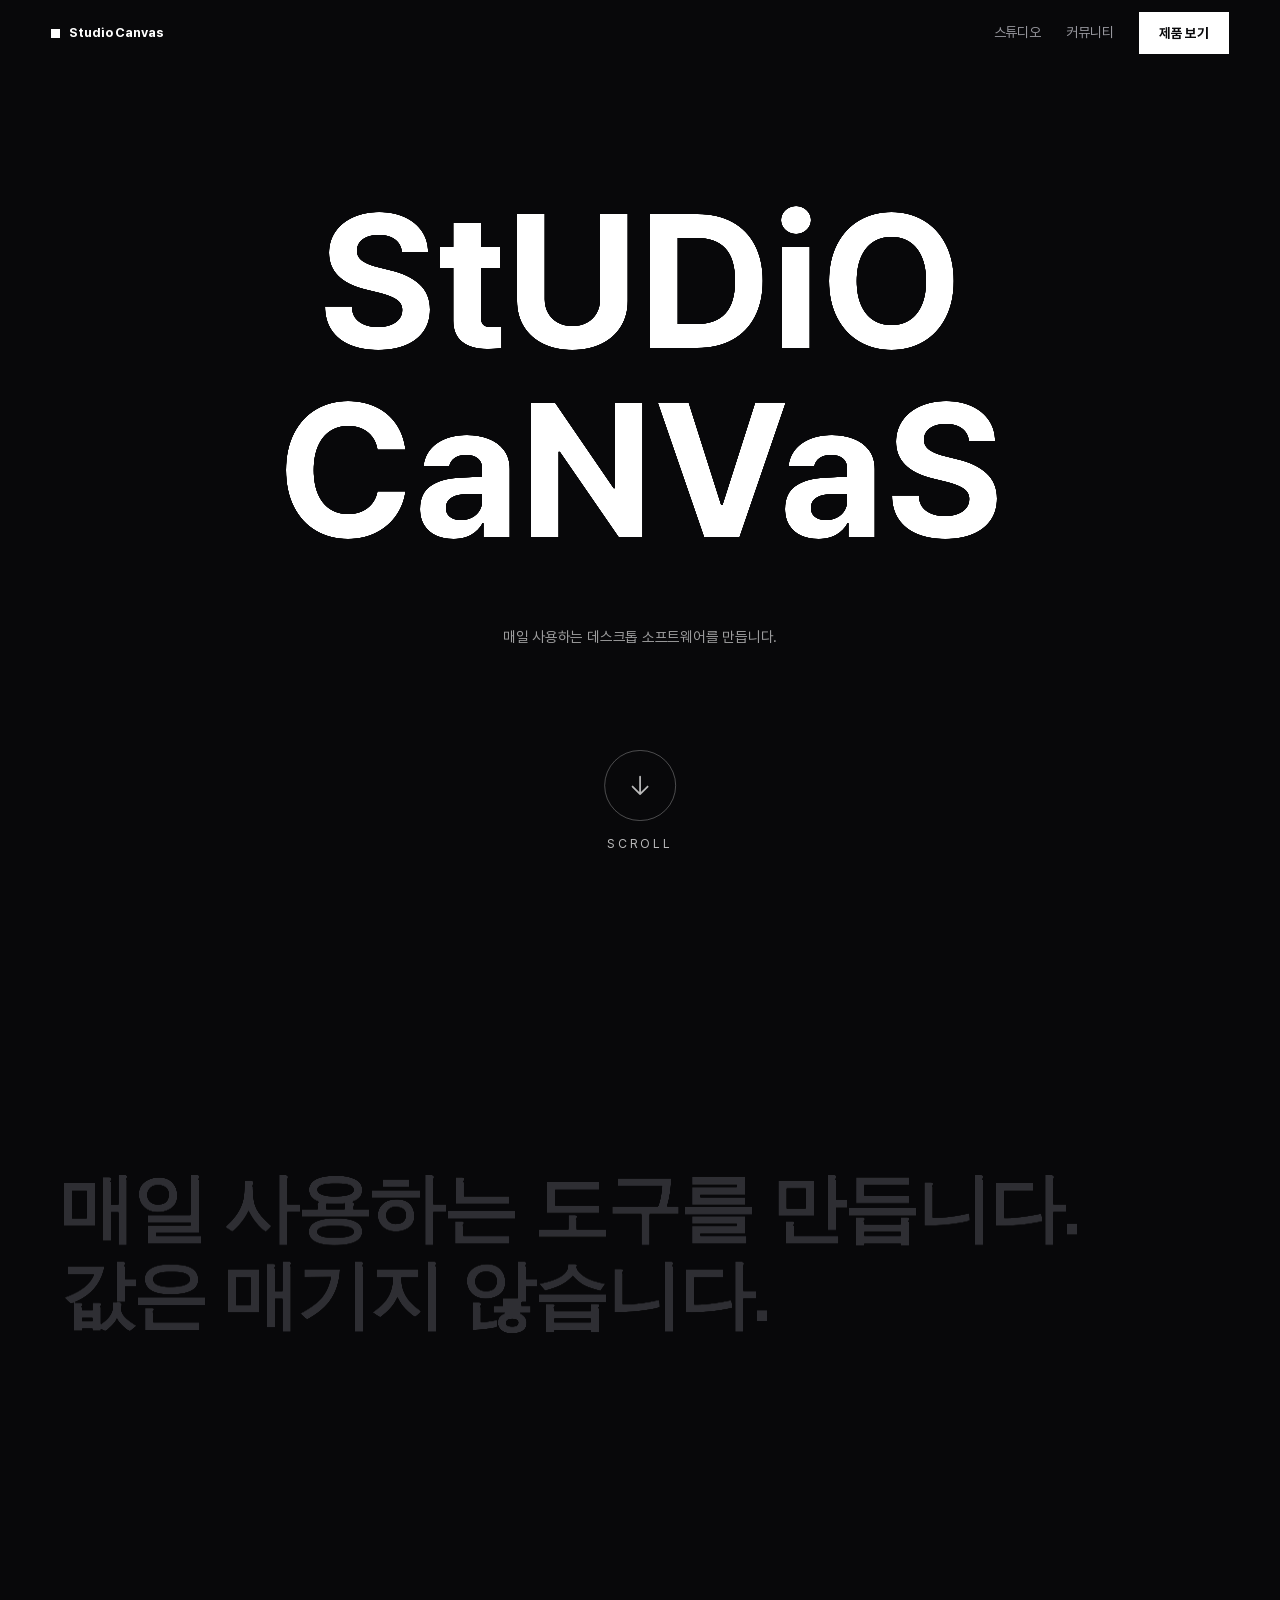
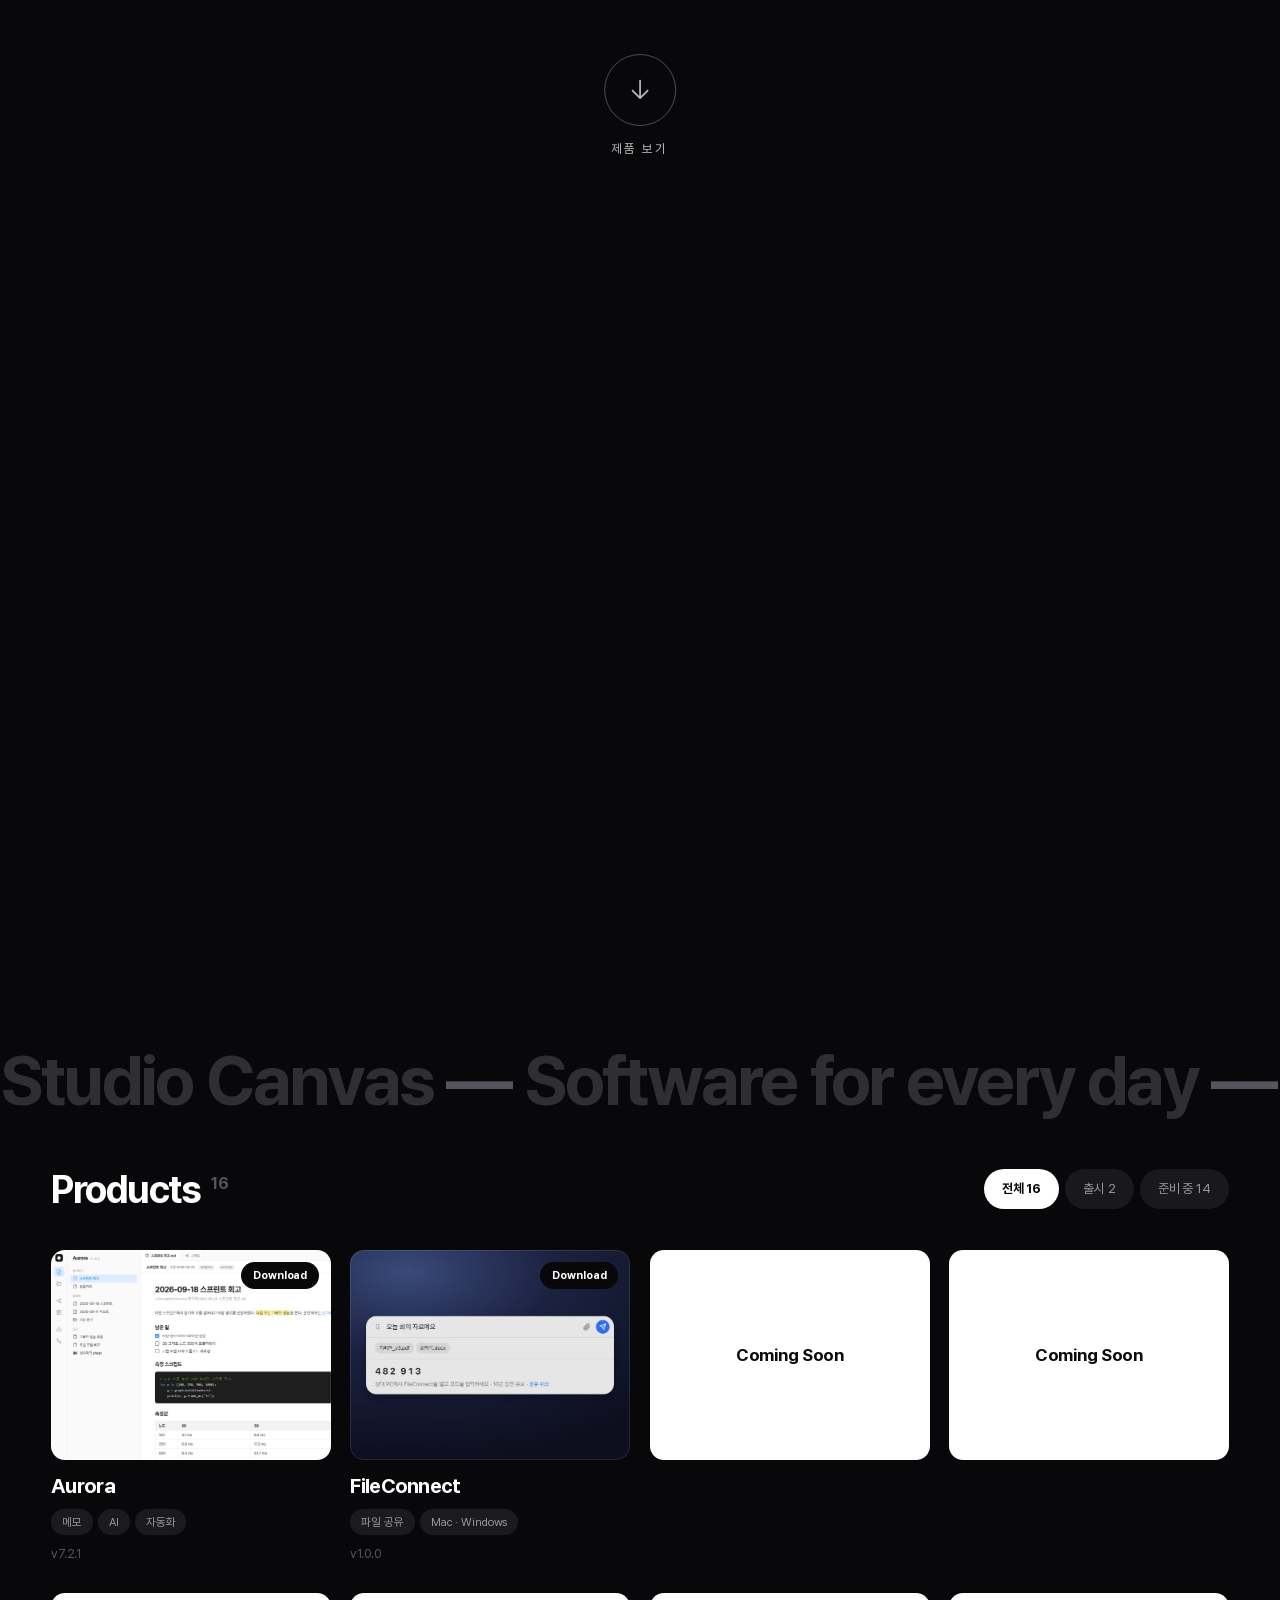
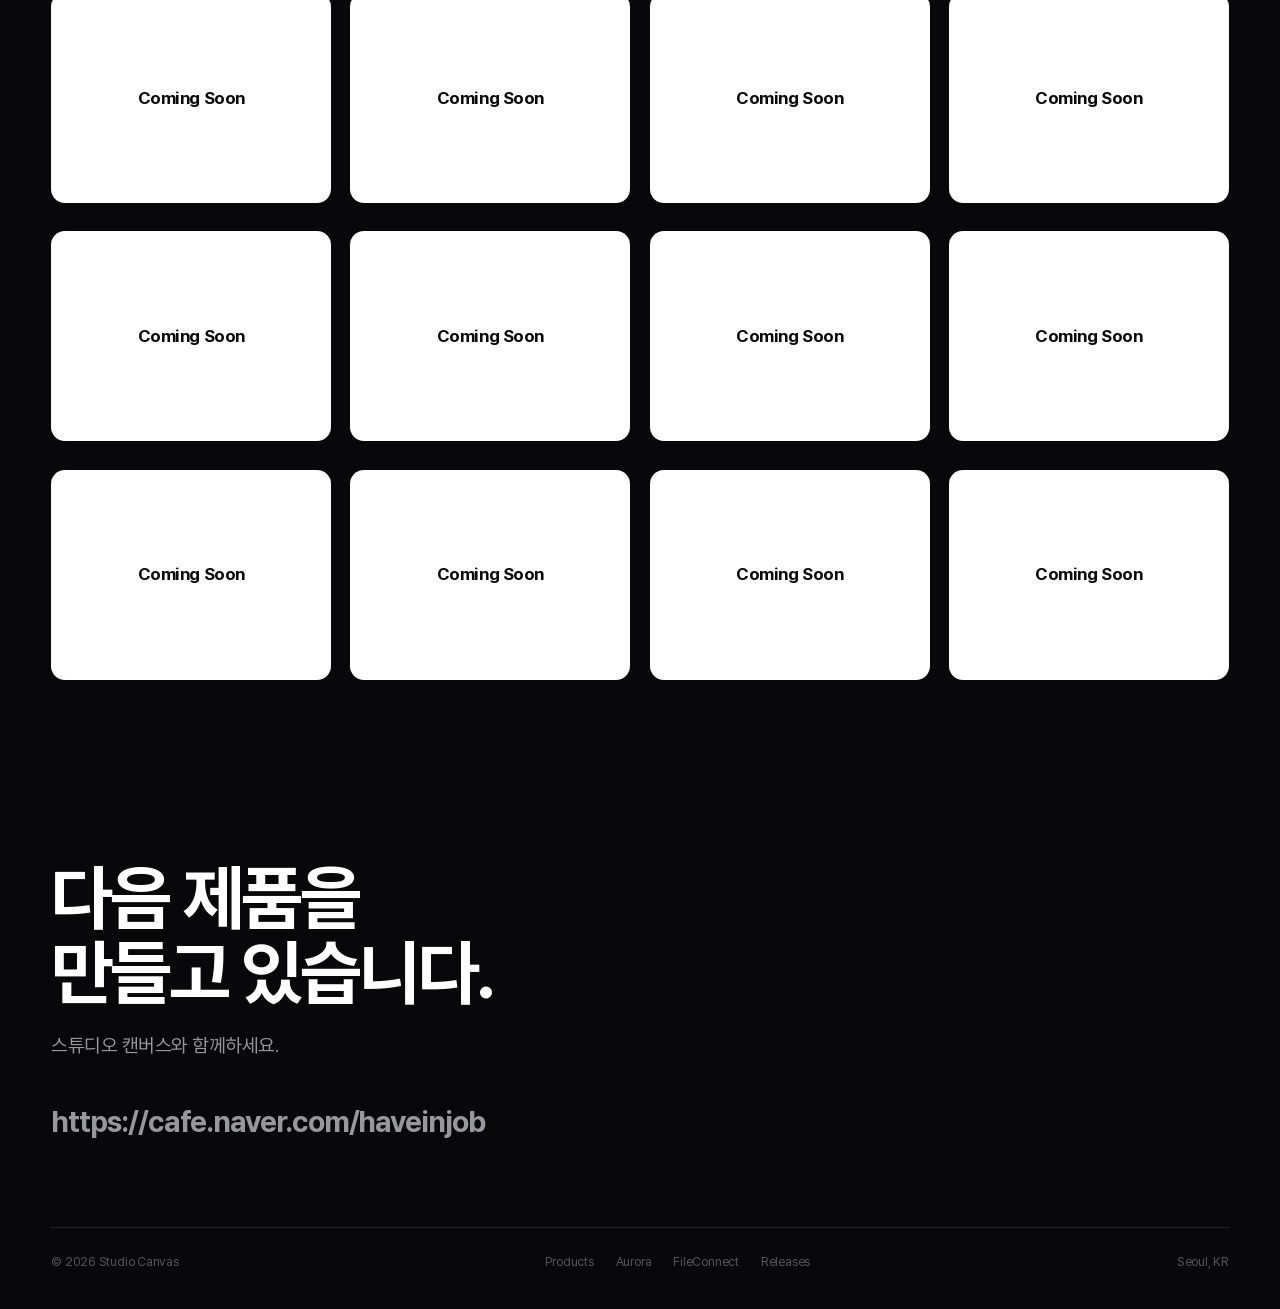
<file: index.html>
<!doctype html>
<!--
  Studio Canvas — 브랜드 사이트 (입구)

  첫 화면 : 글자 모양으로 잘라낸 유체 시뮬레이션. 커서를 올리면 글자 안에서
            물감이 번진다. (fluid-text.js — Originkit FluidText 를 바닐라로 옮김)
  두 번째 : 스크롤에 맞춰 스튜디오의 슬로건이 한 단어씩 켜진다.
  세 번째 : 제품 16칸. 나온 것은 목업이 들어가고, 나머지는 Coming Soon.

  제품 설명은 여기서 하지 않는다. Aurora 의 소개·기능·설치·FAQ 는
  전부 aurora.html 안에 있다. 이 페이지는 그 앞에 서는 간판이다.

  제품 이미지는 tools/ 의 스크립트가 만든다.
    python tools/make-mockups.py
-->
<html lang="ko">
<head>
<meta charset="utf-8">
<meta name="viewport" content="width=device-width, initial-scale=1, viewport-fit=cover">
<title>Studio Canvas</title>
<meta name="description" content="Studio Canvas는 매일 쓰는 데스크톱 소프트웨어를 만드는 스튜디오입니다. 만든 것은 전부 무료로 공개하고, 데이터는 사용자의 컴퓨터 안에 둡니다.">
<meta property="og:title" content="Studio Canvas">
<meta property="og:description" content="매일 쓰는 데스크톱 소프트웨어. 전부 무료, 전부 로컬.">
<meta property="og:type" content="website">
<meta property="og:image" content="assets/og.png">
<meta name="twitter:card" content="summary_large_image">
<meta name="theme-color" content="#08080a">
<link rel="icon" href="assets/favicon-32.png" sizes="32x32">

<!-- Google AdSense -->
<script async src="https://pagead2.googlesyndication.com/pagead/js/adsbygoogle.js?client=ca-pub-9340425102772278"
     crossorigin="anonymous"></script>

<link rel="stylesheet" href="studio.css">
</head>
<body>

<a class="skip-link" href="#work">제품 목록으로 건너뛰기</a>

<div class="prog" id="prog"></div>

<header class="head" id="head">
  <div class="wrap head-in">
    <a class="head-mark" href="#top"><i aria-hidden="true"></i>Studio&nbsp;Canvas</a>
    <nav class="nav" aria-label="주요 메뉴">
      <a href="#about" class="opt">스튜디오</a>
      <a href="https://cafe.naver.com/haveinjob" class="opt" target="_blank" rel="noopener">커뮤니티</a>
      <a href="#work" class="nav-cta">제품 보기</a>
    </nav>
  </div>
</header>

<main id="top">

  <!-- ═══ 1. 첫 화면 ═══════════════════════════════════════════ -->
  <section class="hero" id="hero">
    <h1 class="sr-only">Studio Canvas</h1>

    <canvas class="fluid" id="fluid" aria-hidden="true"></canvas>

    <!-- WebGL 을 쓸 수 없을 때 대신 서는 글자 -->
    <p class="fluid-fallback" id="fluidFallback" hidden>Studio<br>Canvas</p>

    <p class="hero-tag">매일 사용하는 데스크톱 소프트웨어를 만듭니다.</p>

    <a class="cue hero-cue" href="#work">
      <span class="cue-ring">
        <svg viewBox="0 0 24 24" aria-hidden="true"><path d="M12 4v15M5.5 12.5 12 19l6.5-6.5"/></svg>
      </span>
      <span class="cue-label">Scroll</span>
    </a>
  </section>

  <!-- ═══ 2. 스튜디오 ══════════════════════════════════════════ -->
  <section class="say" id="about" data-say>
    <div class="say-sticky">
      <div class="say-in">
        <!-- 유체가 되는 문장. WebGL 이 없으면 아래 h2 가 그대로 보이고,
             있으면 캔버스가 대신 서고 h2 는 읽어 주는 용도로만 남는다. -->
        <canvas class="say-fluid" id="sayFluid" aria-hidden="true"></canvas>

        <h2 class="say-text">
          <span class="line" data-split>매일 사용하는 도구를 만듭니다.</span>
          <span class="line" data-split>값은 매기지 않습니다.</span>
        </h2>

        <p class="say-note">
          가장 좋은 프로그램은 가장 자주 사용하게 되는 프로그램이라고 생각합니다.
          스튜디오 캔버스는 무료 프로그램도 가장 좋은 프로그램을 목표로 만듭니다.
        </p>

        <div class="vals">
          <div style="--d:0ms"><b>Free</b><span>Price</span></div>
          <div style="--d:110ms"><b>사용자 PC</b><span>Data</span></div>
          <div style="--d:220ms"><b>Windows · macOS</b><span>Platform</span></div>
        </div>
      </div>

      <a class="cue say-cue" href="#work">
        <span class="cue-ring">
          <svg viewBox="0 0 24 24" aria-hidden="true"><path d="M12 4v15M5.5 12.5 12 19l6.5-6.5"/></svg>
        </span>
        <span class="cue-label">제품 보기</span>
      </a>
    </div>
  </section>

  <!-- ═══ 3. 흐르는 띠 ═════════════════════════════════════════ -->
  <div class="ticker" aria-hidden="true">
    <div class="ticker-in">
      <span>Studio&nbsp;Canvas <em>—</em> Software for every day <em>—</em>&nbsp;</span>
      <span>Studio&nbsp;Canvas <em>—</em> Software for every day <em>—</em>&nbsp;</span>
    </div>
  </div>

  <!-- ═══ 4. 제품 ══════════════════════════════════════════════ -->
  <section class="wrap work" id="work">
    <div class="work-bar">
      <h2 class="work-title">Products<em>16</em></h2>
      <div class="filters" id="filters" role="group" aria-label="제품 거르기">
        <button type="button" data-filter="all" aria-pressed="true">전체 16</button>
        <button type="button" data-filter="live" aria-pressed="false">출시 2</button>
        <button type="button" data-filter="soon" aria-pressed="false">준비 중 14</button>
      </div>
    </div>

    <div class="grid" id="grid">

      <a class="card" href="aurora.html" data-state="live">
        <div class="card-vis">
          <span class="card-badge">Download</span>
          <img src="assets/products/aurora-card.jpg" alt="Aurora 앱 화면 — 마크다운 메모와 로컬 AI 채팅"
               width="1400" height="1050">
        </div>
        <div class="card-foot">
          <h3 class="card-name">Aurora</h3>
          <div class="card-tags"><span>메모</span><span>AI</span><span>자동화</span></div>
          <span class="card-meta" data-release="SehunPyo/Aurora_web_download">v7.2.1</span>
        </div>
      </a>

      <a class="card" href="fileconnect.html" data-state="live">
        <div class="card-vis">
          <span class="card-badge">Download</span>
          <img src="assets/products/fileconnect-card.jpg" alt="FileConnect 앱 화면 — 파일을 올리자 여섯 자리 코드가 나온 창"
               width="1400" height="1050">
        </div>
        <div class="card-foot">
          <h3 class="card-name">FileConnect</h3>
          <div class="card-tags"><span>파일 공유</span><span>Mac · Windows</span></div>
          <span class="card-meta" data-release="SehunPyo/FileConnect_Web_Download">v1.0.0</span>
        </div>
      </a>
      <div class="card soon" data-state="soon"><div class="card-vis coming"><span>Coming Soon</span></div></div>
      <div class="card soon" data-state="soon"><div class="card-vis coming"><span>Coming Soon</span></div></div>
      <div class="card soon" data-state="soon"><div class="card-vis coming"><span>Coming Soon</span></div></div>
      <div class="card soon" data-state="soon"><div class="card-vis coming"><span>Coming Soon</span></div></div>
      <div class="card soon" data-state="soon"><div class="card-vis coming"><span>Coming Soon</span></div></div>
      <div class="card soon" data-state="soon"><div class="card-vis coming"><span>Coming Soon</span></div></div>
      <div class="card soon" data-state="soon"><div class="card-vis coming"><span>Coming Soon</span></div></div>
      <div class="card soon" data-state="soon"><div class="card-vis coming"><span>Coming Soon</span></div></div>
      <div class="card soon" data-state="soon"><div class="card-vis coming"><span>Coming Soon</span></div></div>
      <div class="card soon" data-state="soon"><div class="card-vis coming"><span>Coming Soon</span></div></div>
      <div class="card soon" data-state="soon"><div class="card-vis coming"><span>Coming Soon</span></div></div>
      <div class="card soon" data-state="soon"><div class="card-vis coming"><span>Coming Soon</span></div></div>
      <div class="card soon" data-state="soon"><div class="card-vis coming"><span>Coming Soon</span></div></div>
      <div class="card soon" data-state="soon"><div class="card-vis coming"><span>Coming Soon</span></div></div>

    </div>
  </section>

</main>

<!-- ═══ 5. 닫는 말 ═══════════════════════════════════════════ -->
<footer class="end" id="contact">
  <div class="wrap">
    <h2>다음 제품을<br>만들고 있습니다.</h2>
    <p class="end-sub">스튜디오 캔버스와 함께하세요.</p>
    <a class="end-link" href="https://cafe.naver.com/haveinjob" target="_blank" rel="noopener">https://cafe.naver.com/haveinjob</a>

    <div class="foot">
      <span>© <span id="year">2026</span> Studio Canvas</span>
      <span class="foot-links">
        <a href="#work">Products</a>
        <a href="aurora.html">Aurora</a>
        <a href="fileconnect.html">FileConnect</a>
        <a href="https://github.com/SehunPyo/Aurora_web_download/releases">Releases</a>
      </span>
      <span>Seoul, KR</span>
    </div>
  </div>
</footer>

<script src="fluid-text.js"></script>
<script src="studio.js"></script>
</body>
</html>
</file>
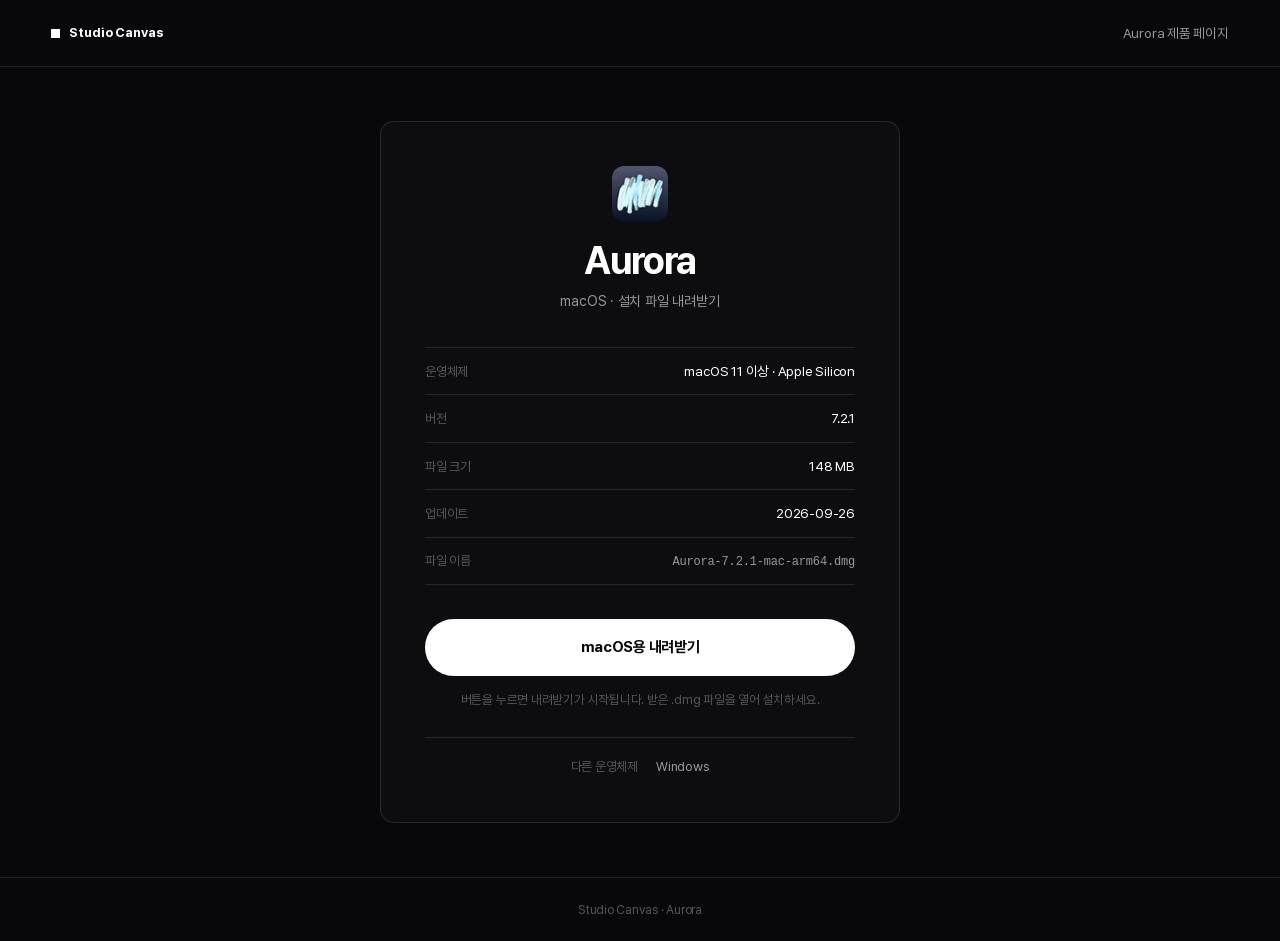
<file: download/aurora/macos/index.html>
<!doctype html>
<!--
  이 파일은 손으로 고치지 않는다.
  products.json 을 고친 뒤 'python tools/build-downloads.py' 를 다시 돌린다.
-->
<html lang="ko">
<head>
<meta charset="utf-8">
<meta name="viewport" content="width=device-width, initial-scale=1, viewport-fit=cover">
<title>Aurora macOS 다운로드 — Studio Canvas</title>
<meta name="description" content="Aurora macOS용 설치 파일을 내려받습니다. 버전 7.2.1 · 148 MB">
<meta property="og:title" content="Aurora macOS 다운로드 — Studio Canvas">
<meta property="og:description" content="Aurora macOS용 설치 파일을 내려받습니다. 버전 7.2.1 · 148 MB">
<meta property="og:type" content="website">
<meta property="og:image" content="/assets/og.png">
<meta name="twitter:card" content="summary_large_image">
<meta name="theme-color" content="#08080a">
<link rel="icon" href="/assets/favicon-32.png" sizes="32x32">
<link rel="canonical" href="/download/aurora/macos">

<!-- Google AdSense -->
<script async src="https://pagead2.googlesyndication.com/pagead/js/adsbygoogle.js?client=ca-pub-9340425102772278"
     crossorigin="anonymous"></script>

<link rel="stylesheet" href="/studio.css">
<link rel="stylesheet" href="/download.css">
</head>
<body class="dl-page">

<header class="dl-top">
  <div class="dl-top-in">
    <a class="dl-mark" href="/"><i aria-hidden="true"></i>Studio&nbsp;Canvas</a>
    <a class="dl-back-top" href="/aurora.html">Aurora 제품 페이지</a>
  </div>
</header>

<main class="dl-main">
  <div class="dl-card">
    <img class="dl-icon" src="/assets/icon-64.png" alt="" width="56" height="56">

    <h1 class="dl-name">Aurora</h1>
    <p class="dl-sub">macOS · 설치 파일 내려받기</p>

    <dl class="dl-spec">
          <div><dt>운영체제</dt><dd>macOS 11 이상 · Apple Silicon</dd></div>
          <div><dt>버전</dt><dd data-rel="version">7.2.1</dd></div>
          <div><dt>파일 크기</dt><dd data-rel="size">148 MB</dd></div>
          <div><dt>업데이트</dt><dd data-rel="date">2026-09-26</dd></div>
          <div><dt>파일 이름</dt><dd class="mono" data-rel="name">Aurora-7.2.1-mac-arm64.dmg</dd></div>
    </dl>

    <a class="dl-go" id="dlGo" href="https://github.com/SehunPyo/Aurora_web_download/releases/download/v7.2.1/Aurora-7.2.1-mac-arm64.dmg" rel="noopener">macOS용 내려받기</a>
    <p class="dl-hint">버튼을 누르면 내려받기가 시작됩니다. 받은 .dmg 파일을 열어 설치하세요.</p>
      <p class="dl-other"><span>다른 운영체제</span><a href="/download/aurora/windows">Windows</a></p>
  </div>
</main>

<footer class="dl-foot">
  <a href="/">Studio Canvas</a> · <a href="/aurora.html">Aurora</a>
</footer>

<script>
fetch("https://api.github.com/repos/SehunPyo/Aurora_web_download/releases/latest")
  .then((r) => (r.ok ? r.json() : Promise.reject(r.status)))
  .then((rel) => {
    const a = rel.assets.find((x) => x.name.endsWith(".dmg"));
    if (!a) return;
    const set = (k, v) => document.querySelectorAll('[data-rel="' + k + '"]').forEach((el) => { el.textContent = v; });
    set('version', rel.tag_name.replace(/^v/, ''));
    set('size', Math.round(a.size / 1048576) + ' MB');
    set('date', (rel.published_at || '').slice(0, 10));
    set('name', a.name);
    document.getElementById('dlGo').href = a.browser_download_url;
  })
  .catch(() => {});
</script>

</body>
</html>
</file>
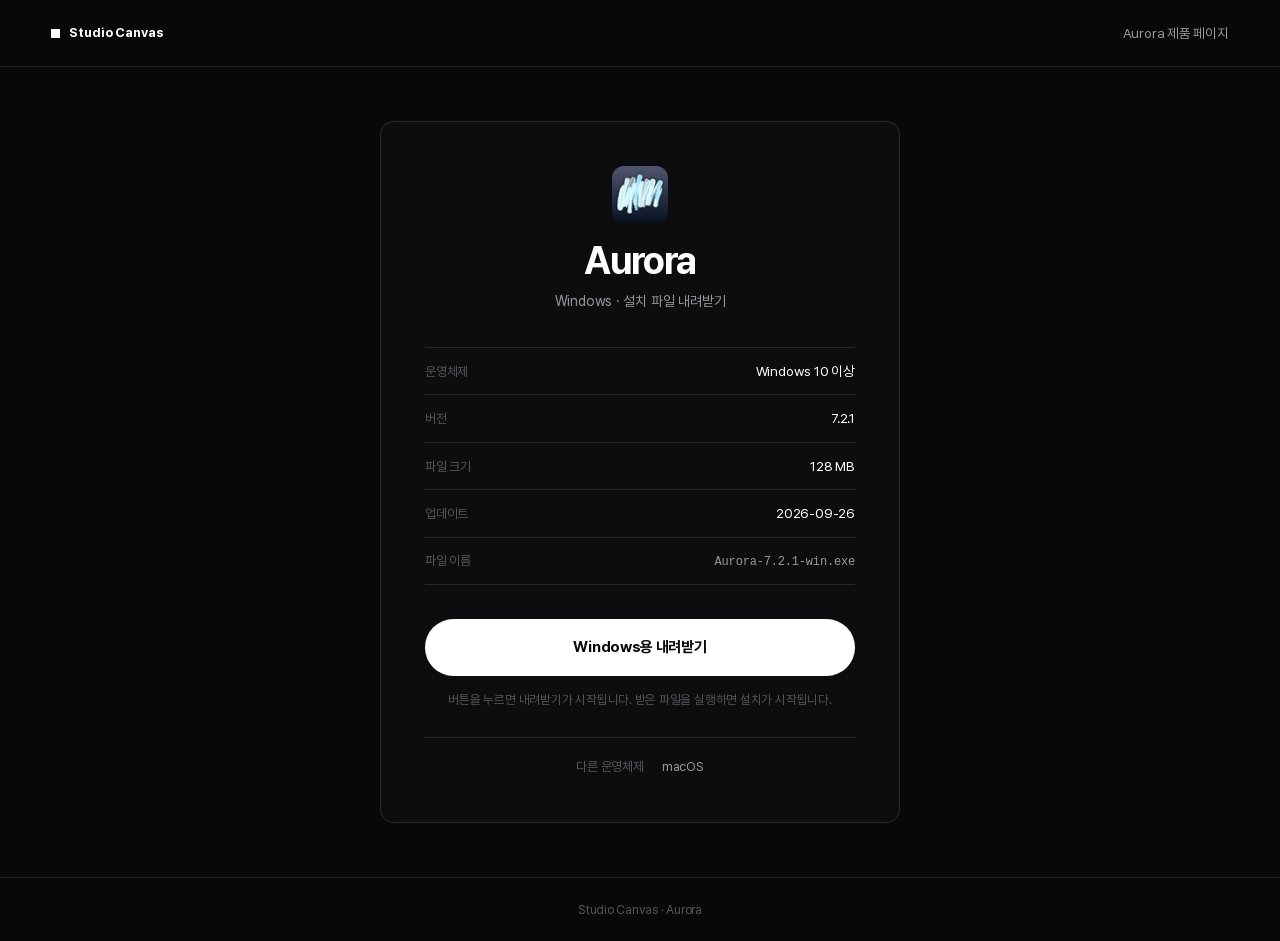
<file: download/aurora/windows/index.html>
<!doctype html>
<!--
  이 파일은 손으로 고치지 않는다.
  products.json 을 고친 뒤 'python tools/build-downloads.py' 를 다시 돌린다.
-->
<html lang="ko">
<head>
<meta charset="utf-8">
<meta name="viewport" content="width=device-width, initial-scale=1, viewport-fit=cover">
<title>Aurora Windows 다운로드 — Studio Canvas</title>
<meta name="description" content="Aurora Windows용 설치 파일을 내려받습니다. 버전 7.2.1 · 128 MB">
<meta property="og:title" content="Aurora Windows 다운로드 — Studio Canvas">
<meta property="og:description" content="Aurora Windows용 설치 파일을 내려받습니다. 버전 7.2.1 · 128 MB">
<meta property="og:type" content="website">
<meta property="og:image" content="/assets/og.png">
<meta name="twitter:card" content="summary_large_image">
<meta name="theme-color" content="#08080a">
<link rel="icon" href="/assets/favicon-32.png" sizes="32x32">
<link rel="canonical" href="/download/aurora/windows">

<!-- Google AdSense -->
<script async src="https://pagead2.googlesyndication.com/pagead/js/adsbygoogle.js?client=ca-pub-9340425102772278"
     crossorigin="anonymous"></script>

<link rel="stylesheet" href="/studio.css">
<link rel="stylesheet" href="/download.css">
</head>
<body class="dl-page">

<header class="dl-top">
  <div class="dl-top-in">
    <a class="dl-mark" href="/"><i aria-hidden="true"></i>Studio&nbsp;Canvas</a>
    <a class="dl-back-top" href="/aurora.html">Aurora 제품 페이지</a>
  </div>
</header>

<main class="dl-main">
  <div class="dl-card">
    <img class="dl-icon" src="/assets/icon-64.png" alt="" width="56" height="56">

    <h1 class="dl-name">Aurora</h1>
    <p class="dl-sub">Windows · 설치 파일 내려받기</p>

    <dl class="dl-spec">
          <div><dt>운영체제</dt><dd>Windows 10 이상</dd></div>
          <div><dt>버전</dt><dd data-rel="version">7.2.1</dd></div>
          <div><dt>파일 크기</dt><dd data-rel="size">128 MB</dd></div>
          <div><dt>업데이트</dt><dd data-rel="date">2026-09-26</dd></div>
          <div><dt>파일 이름</dt><dd class="mono" data-rel="name">Aurora-7.2.1-win.exe</dd></div>
    </dl>

    <a class="dl-go" id="dlGo" href="https://github.com/SehunPyo/Aurora_web_download/releases/download/v7.2.1/Aurora-7.2.1-win.exe" rel="noopener">Windows용 내려받기</a>
    <p class="dl-hint">버튼을 누르면 내려받기가 시작됩니다. 받은 파일을 실행하면 설치가 시작됩니다.</p>
      <p class="dl-other"><span>다른 운영체제</span><a href="/download/aurora/macos">macOS</a></p>
  </div>
</main>

<footer class="dl-foot">
  <a href="/">Studio Canvas</a> · <a href="/aurora.html">Aurora</a>
</footer>

<script>
fetch("https://api.github.com/repos/SehunPyo/Aurora_web_download/releases/latest")
  .then((r) => (r.ok ? r.json() : Promise.reject(r.status)))
  .then((rel) => {
    const a = rel.assets.find((x) => x.name.endsWith(".exe"));
    if (!a) return;
    const set = (k, v) => document.querySelectorAll('[data-rel="' + k + '"]').forEach((el) => { el.textContent = v; });
    set('version', rel.tag_name.replace(/^v/, ''));
    set('size', Math.round(a.size / 1048576) + ' MB');
    set('date', (rel.published_at || '').slice(0, 10));
    set('name', a.name);
    document.getElementById('dlGo').href = a.browser_download_url;
  })
  .catch(() => {});
</script>

</body>
</html>
</file>
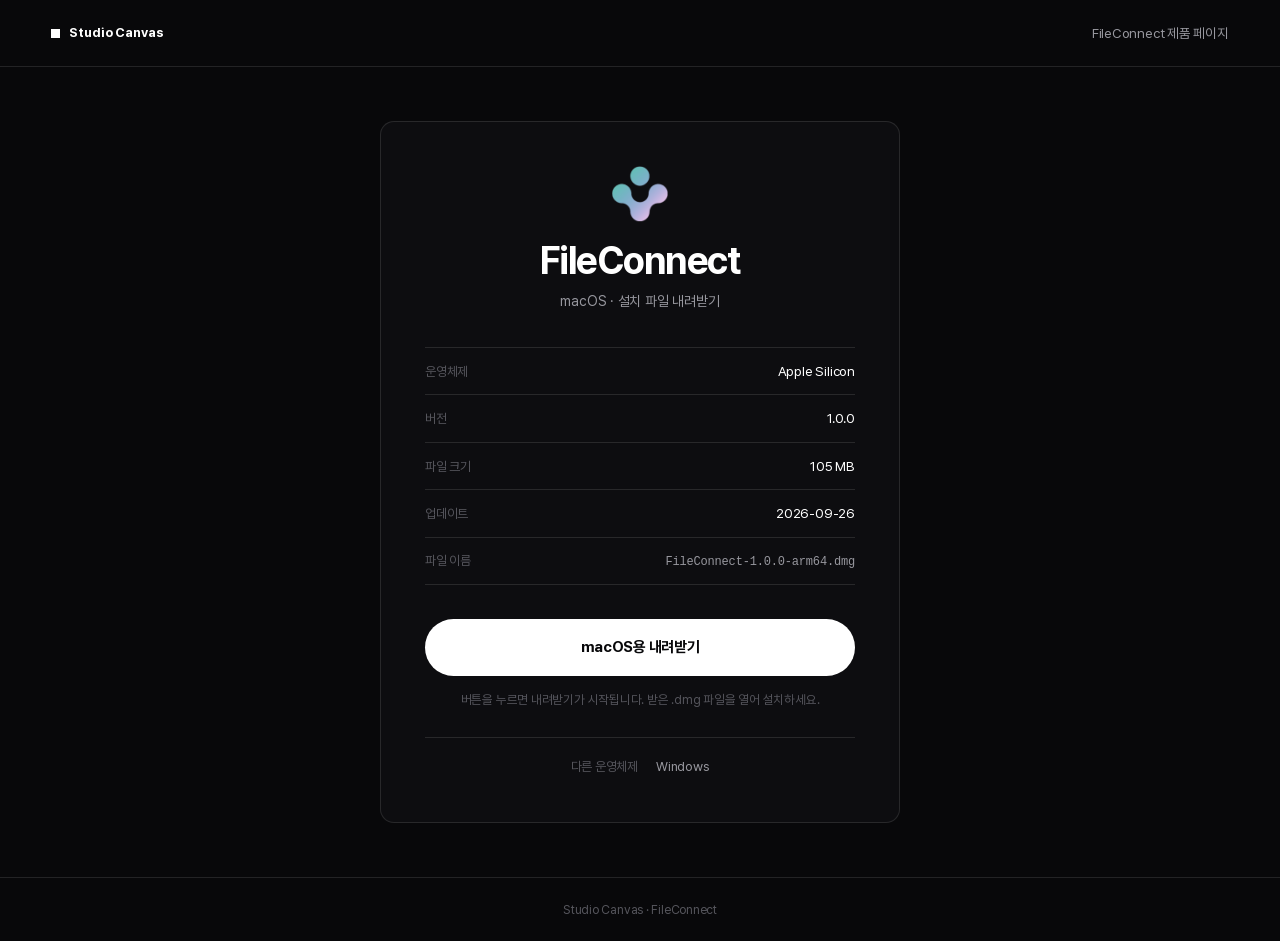
<file: download/fileconnect/macos/index.html>
<!doctype html>
<!--
  이 파일은 손으로 고치지 않는다.
  products.json 을 고친 뒤 'python tools/build-downloads.py' 를 다시 돌린다.
-->
<html lang="ko">
<head>
<meta charset="utf-8">
<meta name="viewport" content="width=device-width, initial-scale=1, viewport-fit=cover">
<title>FileConnect macOS 다운로드 — Studio Canvas</title>
<meta name="description" content="FileConnect macOS용 설치 파일을 내려받습니다. 버전 1.0.0 · 105 MB">
<meta property="og:title" content="FileConnect macOS 다운로드 — Studio Canvas">
<meta property="og:description" content="FileConnect macOS용 설치 파일을 내려받습니다. 버전 1.0.0 · 105 MB">
<meta property="og:type" content="website">
<meta property="og:image" content="/assets/og.png">
<meta name="twitter:card" content="summary_large_image">
<meta name="theme-color" content="#08080a">
<link rel="icon" href="/assets/favicon-32.png" sizes="32x32">
<link rel="canonical" href="/download/fileconnect/macos">

<!-- Google AdSense -->
<script async src="https://pagead2.googlesyndication.com/pagead/js/adsbygoogle.js?client=ca-pub-9340425102772278"
     crossorigin="anonymous"></script>

<link rel="stylesheet" href="/studio.css">
<link rel="stylesheet" href="/download.css">
</head>
<body class="dl-page">

<header class="dl-top">
  <div class="dl-top-in">
    <a class="dl-mark" href="/"><i aria-hidden="true"></i>Studio&nbsp;Canvas</a>
    <a class="dl-back-top" href="/fileconnect.html">FileConnect 제품 페이지</a>
  </div>
</header>

<main class="dl-main">
  <div class="dl-card">
    <img class="dl-icon" src="/assets/fileconnect/icon.png" alt="" width="56" height="56">

    <h1 class="dl-name">FileConnect</h1>
    <p class="dl-sub">macOS · 설치 파일 내려받기</p>

    <dl class="dl-spec">
          <div><dt>운영체제</dt><dd>Apple Silicon</dd></div>
          <div><dt>버전</dt><dd data-rel="version">1.0.0</dd></div>
          <div><dt>파일 크기</dt><dd data-rel="size">105 MB</dd></div>
          <div><dt>업데이트</dt><dd data-rel="date">2026-09-26</dd></div>
          <div><dt>파일 이름</dt><dd class="mono" data-rel="name">FileConnect-1.0.0-arm64.dmg</dd></div>
    </dl>

    <a class="dl-go" id="dlGo" href="https://github.com/SehunPyo/FileConnect_Web_Download/releases/download/v1.0.0/FileConnect-1.0.0-arm64.dmg" rel="noopener">macOS용 내려받기</a>
    <p class="dl-hint">버튼을 누르면 내려받기가 시작됩니다. 받은 .dmg 파일을 열어 설치하세요.</p>
      <p class="dl-other"><span>다른 운영체제</span><a href="/download/fileconnect/windows">Windows</a></p>
  </div>
</main>

<footer class="dl-foot">
  <a href="/">Studio Canvas</a> · <a href="/fileconnect.html">FileConnect</a>
</footer>

<script>
fetch("https://api.github.com/repos/SehunPyo/FileConnect_Web_Download/releases/latest")
  .then((r) => (r.ok ? r.json() : Promise.reject(r.status)))
  .then((rel) => {
    const a = rel.assets.find((x) => x.name.endsWith("-arm64.dmg"));
    if (!a) return;
    const set = (k, v) => document.querySelectorAll('[data-rel="' + k + '"]').forEach((el) => { el.textContent = v; });
    set('version', rel.tag_name.replace(/^v/, ''));
    set('size', Math.round(a.size / 1048576) + ' MB');
    set('date', (rel.published_at || '').slice(0, 10));
    set('name', a.name);
    document.getElementById('dlGo').href = a.browser_download_url;
  })
  .catch(() => {});
</script>

</body>
</html>
</file>
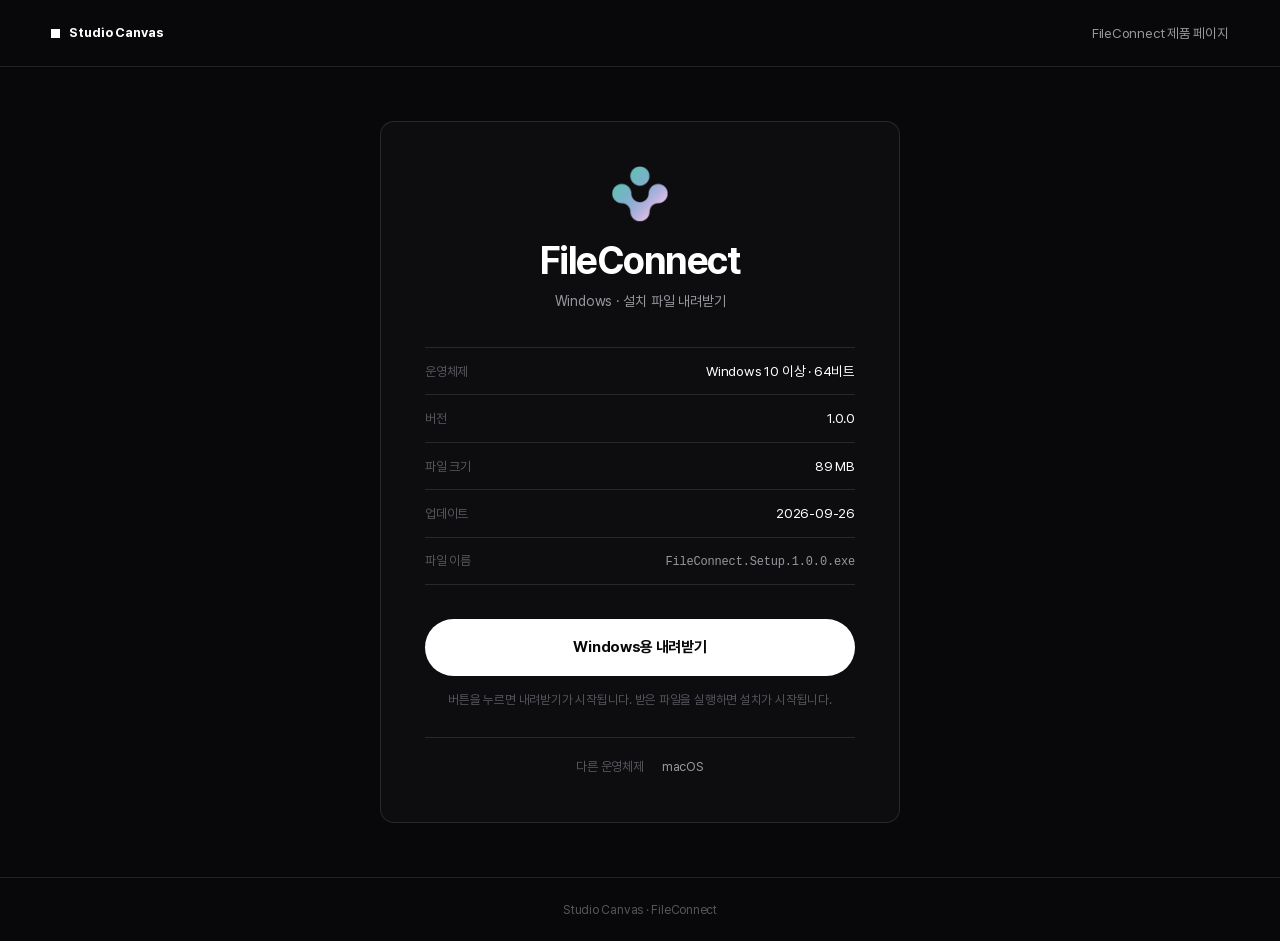
<file: download/fileconnect/windows/index.html>
<!doctype html>
<!--
  이 파일은 손으로 고치지 않는다.
  products.json 을 고친 뒤 'python tools/build-downloads.py' 를 다시 돌린다.
-->
<html lang="ko">
<head>
<meta charset="utf-8">
<meta name="viewport" content="width=device-width, initial-scale=1, viewport-fit=cover">
<title>FileConnect Windows 다운로드 — Studio Canvas</title>
<meta name="description" content="FileConnect Windows용 설치 파일을 내려받습니다. 버전 1.0.0 · 89 MB">
<meta property="og:title" content="FileConnect Windows 다운로드 — Studio Canvas">
<meta property="og:description" content="FileConnect Windows용 설치 파일을 내려받습니다. 버전 1.0.0 · 89 MB">
<meta property="og:type" content="website">
<meta property="og:image" content="/assets/og.png">
<meta name="twitter:card" content="summary_large_image">
<meta name="theme-color" content="#08080a">
<link rel="icon" href="/assets/favicon-32.png" sizes="32x32">
<link rel="canonical" href="/download/fileconnect/windows">

<!-- Google AdSense -->
<script async src="https://pagead2.googlesyndication.com/pagead/js/adsbygoogle.js?client=ca-pub-9340425102772278"
     crossorigin="anonymous"></script>

<link rel="stylesheet" href="/studio.css">
<link rel="stylesheet" href="/download.css">
</head>
<body class="dl-page">

<header class="dl-top">
  <div class="dl-top-in">
    <a class="dl-mark" href="/"><i aria-hidden="true"></i>Studio&nbsp;Canvas</a>
    <a class="dl-back-top" href="/fileconnect.html">FileConnect 제품 페이지</a>
  </div>
</header>

<main class="dl-main">
  <div class="dl-card">
    <img class="dl-icon" src="/assets/fileconnect/icon.png" alt="" width="56" height="56">

    <h1 class="dl-name">FileConnect</h1>
    <p class="dl-sub">Windows · 설치 파일 내려받기</p>

    <dl class="dl-spec">
          <div><dt>운영체제</dt><dd>Windows 10 이상 · 64비트</dd></div>
          <div><dt>버전</dt><dd data-rel="version">1.0.0</dd></div>
          <div><dt>파일 크기</dt><dd data-rel="size">89 MB</dd></div>
          <div><dt>업데이트</dt><dd data-rel="date">2026-09-26</dd></div>
          <div><dt>파일 이름</dt><dd class="mono" data-rel="name">FileConnect.Setup.1.0.0.exe</dd></div>
    </dl>

    <a class="dl-go" id="dlGo" href="https://github.com/SehunPyo/FileConnect_Web_Download/releases/download/v1.0.0/FileConnect.Setup.1.0.0.exe" rel="noopener">Windows용 내려받기</a>
    <p class="dl-hint">버튼을 누르면 내려받기가 시작됩니다. 받은 파일을 실행하면 설치가 시작됩니다.</p>
      <p class="dl-other"><span>다른 운영체제</span><a href="/download/fileconnect/macos">macOS</a></p>
  </div>
</main>

<footer class="dl-foot">
  <a href="/">Studio Canvas</a> · <a href="/fileconnect.html">FileConnect</a>
</footer>

<script>
fetch("https://api.github.com/repos/SehunPyo/FileConnect_Web_Download/releases/latest")
  .then((r) => (r.ok ? r.json() : Promise.reject(r.status)))
  .then((rel) => {
    const a = rel.assets.find((x) => x.name.endsWith(".exe"));
    if (!a) return;
    const set = (k, v) => document.querySelectorAll('[data-rel="' + k + '"]').forEach((el) => { el.textContent = v; });
    set('version', rel.tag_name.replace(/^v/, ''));
    set('size', Math.round(a.size / 1048576) + ' MB');
    set('date', (rel.published_at || '').slice(0, 10));
    set('name', a.name);
    document.getElementById('dlGo').href = a.browser_download_url;
  })
  .catch(() => {});
</script>

</body>
</html>
</file>
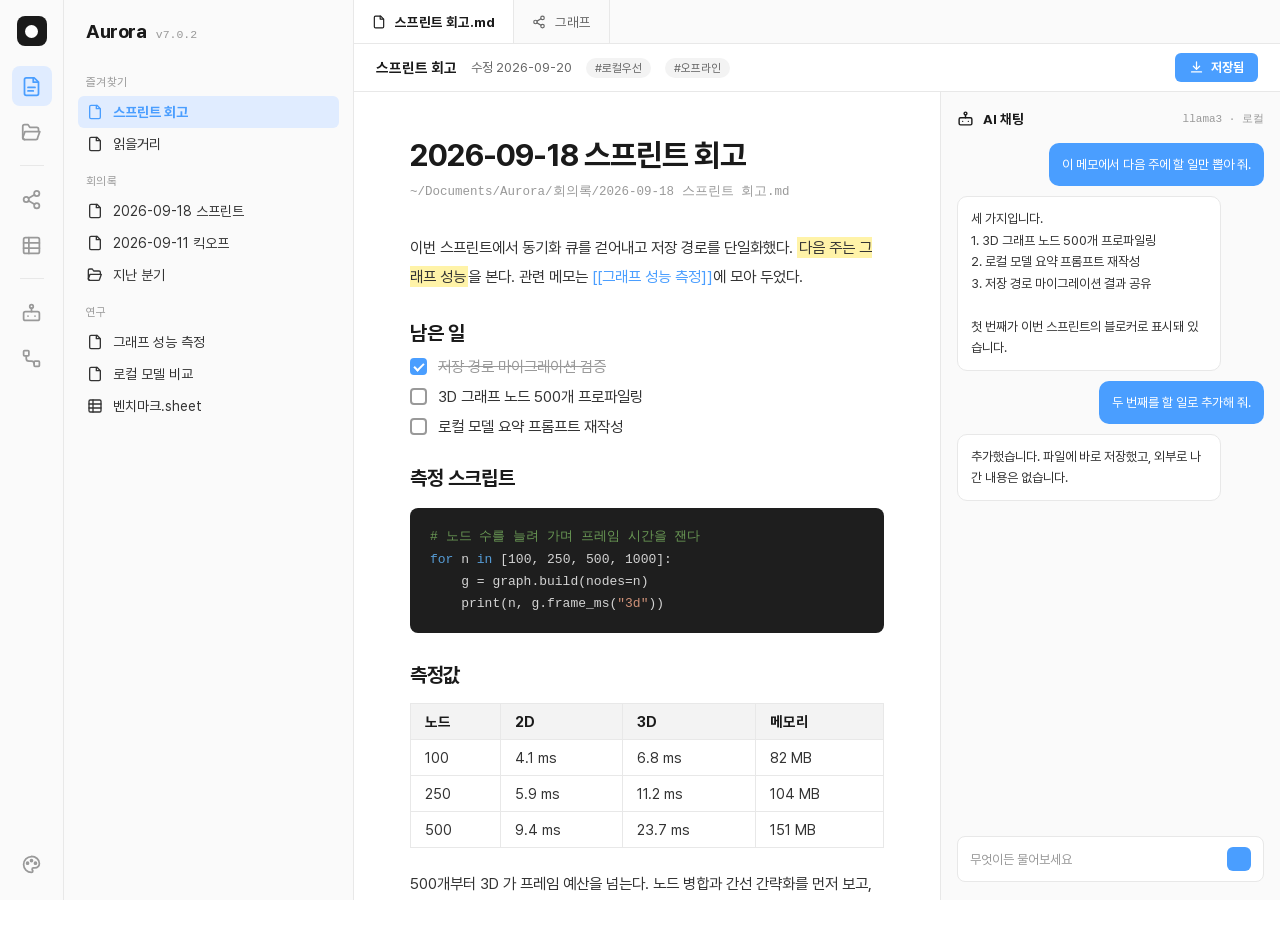
<file: tools/mockup-aurora.html>
<!doctype html>
<!--
  Aurora 앱 목업 — 제품 이미지용

  실제 Aurora 창을 그대로 다시 그린 화면이다. 색은 앱의 라이트 테마 토큰
  (styles.css :root) 을 그대로 가져왔다. 이 파일을 헤드리스 크롬으로 찍어
  assets/products/aurora-card.jpg / aurora-hero.jpg 를 만든다.

    python tools/make-mockups.py

  실물 스크린샷이 생기면 이 파일은 버려도 된다.
-->
<html lang="ko">
<head>
<meta charset="utf-8">
<style>
  @font-face {
    font-family: 'Pretendard';
    src: url('../fonts/Pretendard-Regular.woff2') format('woff2');
    font-weight: 400;
  }
  @font-face {
    font-family: 'Pretendard';
    src: url('../fonts/Pretendard-Bold.woff2') format('woff2');
    font-weight: 700;
  }

  :root {
    --bg-primary: #ffffff;
    --bg-secondary: #fafafa;
    --bg-tertiary: #f3f3f3;
    --bg-hover: #f0f0f0;
    --bg-active: #e8f0fe;
    --border: #e8e8e8;
    --text-primary: #1a1a1a;
    --text-secondary: #333333;
    --text-tertiary: #666666;
    --text-muted: #999999;
    --accent: #4a9eff;
    --accent-bg: #e0ecff;
    --highlight: #fff3a8;
    --code-bg: #1e1e1e;
    --code-text: #d4d4d4;
    --sans: 'Pretendard', 'Segoe UI', -apple-system, sans-serif;
    --mono: Consolas, 'SFMono-Regular', ui-monospace, monospace;
  }

  * { box-sizing: border-box; margin: 0; padding: 0; }

  html, body {
    width: 100vw; height: 100vh;
    background: var(--bg-primary);
    font-family: var(--sans);
    color: var(--text-primary);
    -webkit-font-smoothing: antialiased;
    overflow: hidden;
  }

  .win { display: flex; width: 100%; height: 100%; }

  /* ── 아이콘 레일 ── */
  .rail {
    width: 64px; flex: none;
    background: var(--bg-secondary);
    border-right: 1px solid var(--border);
    display: flex; flex-direction: column; align-items: center;
    padding: 16px 0; gap: 6px;
  }
  .rail .logo {
    width: 30px; height: 30px; border-radius: 8px;
    background: var(--text-primary); margin-bottom: 14px;
    display: grid; place-items: center;
  }
  .rail .logo::after {
    content: ''; width: 13px; height: 13px; border-radius: 50%;
    background: var(--bg-primary);
  }
  .rb {
    width: 40px; height: 40px; border-radius: 8px;
    display: grid; place-items: center; color: var(--text-muted);
  }
  .rb.on { background: var(--accent-bg); color: var(--accent); }
  .rb svg { width: 21px; height: 21px; fill: none; stroke: currentColor; stroke-width: 2; stroke-linecap: round; stroke-linejoin: round; }
  .rail .sep { width: 24px; height: 1px; background: var(--border); margin: 7px 0; }
  .rail .grow { flex: 1; }

  /* ── 사이드바 ── */
  .side {
    width: 290px; flex: none;
    background: var(--bg-secondary);
    border-right: 1px solid var(--border);
    padding: 20px 14px;
  }
  .side-head { display: flex; align-items: baseline; gap: 9px; padding: 0 8px 18px; }
  .side-head b { font-size: 19px; letter-spacing: -0.02em; }
  .side-head span { font-family: var(--mono); font-size: 11.5px; color: var(--text-muted); }
  .side-label {
    font-size: 11.5px; color: var(--text-muted); letter-spacing: 0.04em;
    padding: 14px 8px 7px;
  }
  .si {
    display: flex; align-items: center; gap: 10px;
    padding: 8px 9px; border-radius: 6px;
    font-size: 14px; color: var(--text-secondary);
  }
  .si.on { background: var(--accent-bg); color: var(--accent); font-weight: 700; }
  .si svg { width: 16px; height: 16px; flex: none; fill: none; stroke: currentColor; stroke-width: 2; stroke-linecap: round; stroke-linejoin: round; }

  /* ── 본문 ── */
  .main { flex: 1; min-width: 0; display: flex; flex-direction: column; }

  .tabs {
    display: flex; align-items: stretch; height: 44px;
    background: var(--bg-secondary); border-bottom: 1px solid var(--border);
  }
  .tab {
    display: flex; align-items: center; gap: 9px;
    padding: 0 18px; font-size: 13.5px; color: var(--text-tertiary);
    border-right: 1px solid var(--border);
  }
  .tab.on { background: var(--bg-primary); color: var(--text-primary); font-weight: 700; }
  .tab svg { width: 14px; height: 14px; fill: none; stroke: currentColor; stroke-width: 2; stroke-linecap: round; stroke-linejoin: round; }

  .meta {
    display: flex; align-items: center; gap: 14px;
    height: 48px; padding: 0 22px;
    border-bottom: 1px solid var(--border);
    font-size: 13px; color: var(--text-tertiary);
  }
  .meta b { font-size: 14.5px; color: var(--text-primary); }
  .chip {
    background: var(--bg-tertiary); color: var(--text-tertiary);
    padding: 3px 9px; border-radius: 999px; font-size: 11.5px;
  }
  .meta .grow { flex: 1; }
  .btn {
    display: flex; align-items: center; gap: 7px;
    background: var(--accent); color: #fff;
    padding: 7px 14px; border-radius: 6px; font-size: 13px; font-weight: 700;
  }
  .btn svg { width: 15px; height: 15px; fill: none; stroke: currentColor; stroke-width: 2; stroke-linecap: round; stroke-linejoin: round; }

  /* ── 문서 ── */
  .body { flex: 1; display: flex; min-height: 0; }
  .doc { flex: 1; padding: 44px 56px; min-width: 0; }
  .doc h1 { font-size: 31px; letter-spacing: -0.03em; margin-bottom: 8px; }
  .doc .sub { font-family: var(--mono); font-size: 12.5px; color: var(--text-muted); margin-bottom: 30px; }
  .doc p { font-size: 15.5px; line-height: 1.85; color: var(--text-secondary); margin-bottom: 18px; }
  .doc h2 { font-size: 20px; letter-spacing: -0.02em; margin: 30px 0 12px; }
  mark { background: var(--highlight); color: inherit; padding: 1px 2px; }
  .wiki { color: var(--accent); }
  .todo { display: flex; align-items: center; gap: 11px; font-size: 15.5px; color: var(--text-secondary); margin-bottom: 11px; }
  .todo i {
    width: 17px; height: 17px; border: 2px solid var(--text-muted);
    border-radius: 4px; flex: none;
  }
  .todo.done i { background: var(--accent); border-color: var(--accent); position: relative; }
  .todo.done i::after {
    content: ''; position: absolute; left: 4px; top: 1px;
    width: 4px; height: 8px; border: solid #fff; border-width: 0 2px 2px 0;
    transform: rotate(45deg);
  }
  .todo.done span { color: var(--text-muted); text-decoration: line-through; }
  pre {
    background: var(--code-bg); color: var(--code-text);
    padding: 18px 20px; border-radius: 8px; margin: 18px 0;
    font-family: var(--mono); font-size: 13px; line-height: 1.7;
  }
  pre .k { color: #569cd6; }
  pre .s { color: #ce9178; }
  pre .c { color: #6a9955; }
  table { border-collapse: collapse; width: 100%; margin: 16px 0 22px; font-size: 14.5px; }
  th, td { border: 1px solid var(--border); padding: 9px 14px; text-align: left; color: var(--text-secondary); }
  th { background: var(--bg-tertiary); color: var(--text-primary); font-weight: 700; }
  td:first-child, th:first-child { width: 90px; }

  /* ── AI 패널 ── */
  .ai {
    width: 340px; flex: none;
    border-left: 1px solid var(--border);
    background: var(--bg-secondary);
    display: flex; flex-direction: column;
    padding: 18px 16px;
  }
  .ai-head { display: flex; align-items: center; gap: 9px; font-size: 13.5px; font-weight: 700; margin-bottom: 16px; }
  .ai-head svg { width: 17px; height: 17px; fill: none; stroke: currentColor; stroke-width: 2; stroke-linecap: round; stroke-linejoin: round; }
  .ai-head em { font-style: normal; margin-left: auto; font-weight: 400; font-family: var(--mono); font-size: 11px; color: var(--text-muted); }
  .msg {
    border-radius: 10px; padding: 11px 13px; font-size: 13px; line-height: 1.65;
    margin-bottom: 10px; max-width: 86%;
  }
  .msg.me { background: var(--accent); color: #fff; margin-left: auto; }
  .msg.ai { background: var(--bg-primary); border: 1px solid var(--border); color: var(--text-secondary); }
  .ai .grow { flex: 1; }
  .ai-in {
    border: 1px solid var(--border); background: var(--bg-primary);
    border-radius: 8px; padding: 10px 12px;
    font-size: 13px; color: var(--text-muted);
    display: flex; align-items: center; gap: 8px;
  }
  .ai-in .dot { margin-left: auto; width: 24px; height: 24px; border-radius: 6px; background: var(--accent); }
</style>
</head>
<body>

<div class="win">

  <nav class="rail">
    <span class="logo"></span>
    <span class="rb on"><svg viewBox="0 0 24 24"><path d="M15 2H6a2 2 0 0 0-2 2v16a2 2 0 0 0 2 2h12a2 2 0 0 0 2-2V7z"/><path d="M14 2v5h5"/><path d="M8 13h8M8 17h6"/></svg></span>
    <span class="rb"><svg viewBox="0 0 24 24"><path d="M4 20a2 2 0 0 1-2-2V5a2 2 0 0 1 2-2h4l2 3h8a2 2 0 0 1 2 2v2"/><path d="M2 18l2.5-7h17L19 18a2 2 0 0 1-2 2H4z"/></svg></span>
    <span class="sep"></span>
    <span class="rb"><svg viewBox="0 0 24 24"><circle cx="18" cy="5" r="3"/><circle cx="6" cy="12" r="3"/><circle cx="18" cy="19" r="3"/><path d="M8.6 13.5l6.8 4M15.4 6.5l-6.8 4"/></svg></span>
    <span class="rb"><svg viewBox="0 0 24 24"><rect x="3" y="3" width="18" height="18" rx="2"/><path d="M3 9h18M3 15h18M9 3v18"/></svg></span>
    <span class="sep"></span>
    <span class="rb"><svg viewBox="0 0 24 24"><rect x="3" y="11" width="18" height="10" rx="2"/><circle cx="12" cy="5" r="2"/><path d="M12 7v4M8 16h.01M16 16h.01"/></svg></span>
    <span class="rb"><svg viewBox="0 0 24 24"><rect x="3" y="3" width="6" height="6" rx="1"/><rect x="15" y="15" width="6" height="6" rx="1"/><path d="M6 9v3a3 3 0 0 0 3 3h3a3 3 0 0 1 3 3"/></svg></span>
    <span class="grow"></span>
    <span class="rb"><svg viewBox="0 0 24 24"><path d="M12 3a9 9 0 1 0 0 18c.9 0 1.5-.7 1.5-1.5 0-.4-.2-.8-.4-1.1-.3-.3-.4-.7-.4-1.1 0-.8.7-1.5 1.5-1.5H16a5 5 0 0 0 5-5c0-4.4-4-8-9-8z"/><circle cx="7.5" cy="10.5" r="1.1"/><circle cx="12" cy="7.5" r="1.1"/><circle cx="16.5" cy="10.5" r="1.1"/></svg></span>
  </nav>

  <nav class="side">
    <div class="side-head"><b>Aurora</b><span>v7.0.2</span></div>

    <p class="side-label">즐겨찾기</p>
    <div class="si on"><svg viewBox="0 0 24 24"><path d="M15 2H6a2 2 0 0 0-2 2v16a2 2 0 0 0 2 2h12a2 2 0 0 0 2-2V7z"/><path d="M14 2v5h5"/></svg><span>스프린트 회고</span></div>
    <div class="si"><svg viewBox="0 0 24 24"><path d="M15 2H6a2 2 0 0 0-2 2v16a2 2 0 0 0 2 2h12a2 2 0 0 0 2-2V7z"/><path d="M14 2v5h5"/></svg><span>읽을거리</span></div>

    <p class="side-label">회의록</p>
    <div class="si"><svg viewBox="0 0 24 24"><path d="M15 2H6a2 2 0 0 0-2 2v16a2 2 0 0 0 2 2h12a2 2 0 0 0 2-2V7z"/><path d="M14 2v5h5"/></svg><span>2026-09-18 스프린트</span></div>
    <div class="si"><svg viewBox="0 0 24 24"><path d="M15 2H6a2 2 0 0 0-2 2v16a2 2 0 0 0 2 2h12a2 2 0 0 0 2-2V7z"/><path d="M14 2v5h5"/></svg><span>2026-09-11 킥오프</span></div>
    <div class="si"><svg viewBox="0 0 24 24"><path d="M4 20a2 2 0 0 1-2-2V5a2 2 0 0 1 2-2h4l2 3h8a2 2 0 0 1 2 2v2"/><path d="M2 18l2.5-7h17L19 18a2 2 0 0 1-2 2H4z"/></svg><span>지난 분기</span></div>

    <p class="side-label">연구</p>
    <div class="si"><svg viewBox="0 0 24 24"><path d="M15 2H6a2 2 0 0 0-2 2v16a2 2 0 0 0 2 2h12a2 2 0 0 0 2-2V7z"/><path d="M14 2v5h5"/></svg><span>그래프 성능 측정</span></div>
    <div class="si"><svg viewBox="0 0 24 24"><path d="M15 2H6a2 2 0 0 0-2 2v16a2 2 0 0 0 2 2h12a2 2 0 0 0 2-2V7z"/><path d="M14 2v5h5"/></svg><span>로컬 모델 비교</span></div>
    <div class="si"><svg viewBox="0 0 24 24"><rect x="3" y="3" width="18" height="18" rx="2"/><path d="M3 9h18M3 15h18M9 3v18"/></svg><span>벤치마크.sheet</span></div>
  </nav>

  <div class="main">
    <div class="tabs">
      <div class="tab on"><svg viewBox="0 0 24 24"><path d="M15 2H6a2 2 0 0 0-2 2v16a2 2 0 0 0 2 2h12a2 2 0 0 0 2-2V7z"/><path d="M14 2v5h5"/></svg>스프린트 회고.md</div>
      <div class="tab"><svg viewBox="0 0 24 24"><circle cx="18" cy="5" r="3"/><circle cx="6" cy="12" r="3"/><circle cx="18" cy="19" r="3"/><path d="M8.6 13.5l6.8 4M15.4 6.5l-6.8 4"/></svg>그래프</div>
    </div>

    <div class="meta">
      <b>스프린트 회고</b>
      <span>수정 2026-09-20</span>
      <span class="chip">#로컬우선</span>
      <span class="chip">#오프라인</span>
      <span class="grow"></span>
      <span class="btn"><svg viewBox="0 0 24 24"><path d="M12 3v12M7 10l5 5 5-5"/><path d="M4 19h16"/></svg>저장됨</span>
    </div>

    <div class="body">
      <div class="doc">
        <h1>2026-09-18 스프린트 회고</h1>
        <p class="sub">~/Documents/Aurora/회의록/2026-09-18 스프린트 회고.md</p>

        <p>이번 스프린트에서 동기화 큐를 걷어내고 저장 경로를 단일화했다.
           <mark>다음 주는 그래프 성능</mark>을 본다. 관련 메모는
           <span class="wiki">[[그래프 성능 측정]]</span>에 모아 두었다.</p>

        <h2>남은 일</h2>
        <div class="todo done"><i></i><span>저장 경로 마이그레이션 검증</span></div>
        <div class="todo"><i></i><span>3D 그래프 노드 500개 프로파일링</span></div>
        <div class="todo"><i></i><span>로컬 모델 요약 프롬프트 재작성</span></div>

        <h2>측정 스크립트</h2>
<pre><span class="c"># 노드 수를 늘려 가며 프레임 시간을 잰다</span>
<span class="k">for</span> n <span class="k">in</span> [100, 250, 500, 1000]:
    g = graph.build(nodes=n)
    print(n, g.frame_ms(<span class="s">"3d"</span>))</pre>

        <h2>측정값</h2>
        <table>
          <tr><th>노드</th><th>2D</th><th>3D</th><th>메모리</th></tr>
          <tr><td>100</td><td>4.1 ms</td><td>6.8 ms</td><td>82 MB</td></tr>
          <tr><td>250</td><td>5.9 ms</td><td>11.2 ms</td><td>104 MB</td></tr>
          <tr><td>500</td><td>9.4 ms</td><td>23.7 ms</td><td>151 MB</td></tr>
        </table>

        <p>500개부터 3D 가 프레임 예산을 넘는다. 노드 병합과 간선 간략화를
           먼저 보고, 그래도 모자라면 화면 밖 노드를 잘라내는 쪽으로 간다.</p>
      </div>

      <aside class="ai">
        <div class="ai-head">
          <svg viewBox="0 0 24 24"><rect x="3" y="11" width="18" height="10" rx="2"/><circle cx="12" cy="5" r="2"/><path d="M12 7v4M8 16h.01M16 16h.01"/></svg>
          AI 채팅 <em>llama3 · 로컬</em>
        </div>
        <div class="msg me">이 메모에서 다음 주에 할 일만 뽑아 줘.</div>
        <div class="msg ai">세 가지입니다.<br>1. 3D 그래프 노드 500개 프로파일링<br>2. 로컬 모델 요약 프롬프트 재작성<br>3. 저장 경로 마이그레이션 결과 공유<br><br>첫 번째가 이번 스프린트의 블로커로 표시돼 있습니다.</div>
        <div class="msg me">두 번째를 할 일로 추가해 줘.</div>
        <div class="msg ai">추가했습니다. 파일에 바로 저장했고, 외부로 나간 내용은 없습니다.</div>
        <div class="grow"></div>
        <div class="ai-in">무엇이든 물어보세요<span class="dot"></span></div>
      </aside>
    </div>
  </div>
</div>

</body>
</html>
</file>
<file: studio.css>
/* ══════════════════════════════════════════════════════════════════════
   Studio Canvas — 브랜드 사이트

   페이지 전체가 하나의 어두운 면이다. 첫 화면에서 흰 문서로 떨어지지 않는다.
   헤어라인·작은 라벨·번호 매기기를 쓰지 않는다 — 그게 문서처럼 보이게 만든다.
   화면을 채우는 것은 큰 글자와 제품 그림뿐이다.

   제품 설명은 이 페이지가 하지 않는다. Aurora 의 소개·기능·설치·FAQ 는
   전부 aurora.html 안에 있다. 여기는 입구다.
   ══════════════════════════════════════════════════════════════════════ */

@font-face {
  font-family: 'Pretendard';
  src: url('fonts/Pretendard-Regular.woff2') format('woff2');
  font-weight: 400;
  font-display: swap;
}
@font-face {
  font-family: 'Pretendard';
  src: url('fonts/Pretendard-Bold.woff2') format('woff2');
  font-weight: 700;
  font-display: swap;
}

:root {
  --bg:     #08080a;
  --bg-2:   #121215;
  --fg:     #ffffff;
  --fg-2:   #97979e;
  --fg-3:   #55555c;
  --dim:    #2e2e33;
  --line:   rgba(255, 255, 255, 0.11);

  --sans: 'Pretendard', -apple-system, BlinkMacSystemFont, 'Segoe UI',
          'Apple SD Gothic Neo', 'Malgun Gothic', system-ui, sans-serif;

  --gut: clamp(18px, 4vw, 60px);
  --ease: cubic-bezier(0.22, 0.72, 0.2, 1);
}

* { box-sizing: border-box; }

html { -webkit-text-size-adjust: 100%; background: var(--bg); }

body {
  margin: 0;
  background: var(--bg);
  color: var(--fg);
  font-family: var(--sans);
  font-size: 16px;
  line-height: 1.65;
  letter-spacing: -0.014em;
  -webkit-font-smoothing: antialiased;
  overflow-x: clip;
}

img { display: block; max-width: 100%; }
a { color: inherit; text-decoration: none; }
button { font: inherit; color: inherit; }

::selection { background: var(--fg); color: var(--bg); }
:focus-visible { outline: 2px solid currentColor; outline-offset: 4px; }

.wrap {
  width: 100%;
  max-width: 1720px;
  margin: 0 auto;
  padding-inline: var(--gut);
}

.sr-only {
  position: absolute; width: 1px; height: 1px; padding: 0; margin: -1px;
  overflow: hidden; clip: rect(0 0 0 0); white-space: nowrap; border: 0;
}
.skip-link {
  position: absolute; left: -9999px; top: 0; z-index: 300;
  background: var(--fg); color: var(--bg); padding: 12px 18px; font-size: 13px;
}
.skip-link:focus { left: 12px; top: 12px; }

/* ══ 헤더 ═══════════════════════════════════════════════════════ */

.head {
  position: fixed; inset: 0 0 auto 0; z-index: 200;
  transition: background 0.5s var(--ease);
}
.head.stuck { background: rgba(8, 8, 10, 0.92); }
.head-in {
  height: 66px; display: flex; align-items: center;
  justify-content: space-between; gap: 20px;
}
.head-mark {
  display: inline-flex; align-items: center; gap: 9px;
  font-weight: 700; font-size: 13px; letter-spacing: -0.01em;
  white-space: nowrap;
}
.head-mark i {
  width: 9px; height: 9px; background: currentColor;
  transition: transform 0.45s var(--ease);
}
.head-mark:hover i { transform: rotate(45deg); }

.nav { display: flex; align-items: center; gap: clamp(16px, 2vw, 32px); }
.nav a { font-size: 14px; color: var(--fg-2); transition: color 0.25s var(--ease); }
.nav a:hover { color: var(--fg); }
.nav .nav-cta {
  color: var(--bg); background: var(--fg);
  padding: 10px 20px; font-size: 13.5px; font-weight: 700;
  transition: opacity 0.25s var(--ease), transform 0.25s var(--ease);
}
.nav .nav-cta:hover { color: var(--bg); opacity: 0.86; transform: translateY(-1px); }
@media (max-width: 560px) { .nav a.opt { display: none; } }

.prog {
  position: fixed; top: 0; left: 0; height: 2px; z-index: 210;
  width: 100%; transform: scaleX(0); transform-origin: left;
  background: var(--fg); opacity: 0;
  transition: opacity 0.35s var(--ease);
}
.prog.on { opacity: 0.85; }

/* ══ 1. 첫 화면 — 글자 안에서 번지는 유체 ══════════════════════ */

.hero {
  position: relative;
  min-height: 100svh;
  display: flex; flex-direction: column;
  align-items: center; justify-content: center;
  padding: 100px var(--gut) 190px;
  text-align: center;
}
@supports not (min-height: 100svh) { .hero { min-height: 100vh; } }

.fluid {
  display: block;
  width: 100%;
  max-width: 1500px;
  height: clamp(230px, 50vh, 580px);
  touch-action: none;
  opacity: 0;
  transition: opacity 1.2s var(--ease) 0.15s;
}
body.ready .fluid { opacity: 1; }

/* WebGL 이 없으면 유체 대신 그냥 글자가 선다 */
.fluid-fallback {
  margin: 0;
  font-weight: 700;
  font-size: clamp(40px, 11.5vw, 200px);
  line-height: 0.94;
  letter-spacing: -0.035em;
  text-transform: uppercase;
}

.hero-tag {
  margin: clamp(8px, 1.6vh, 22px) auto 0;
  max-width: 40ch;
  font-size: clamp(14px, 1.15vw, 18px);
  color: rgba(255, 255, 255, 0.6);
  opacity: 0; transform: translateY(16px);
  transition: opacity 1s var(--ease) 0.6s, transform 1s var(--ease) 0.6s;
}
body.ready .hero-tag { opacity: 1; transform: none; }

/* 스크롤 표시 — 첫 화면과 선언 화면이 같은 부품을 쓴다 */
.cue {
  position: absolute; z-index: 3;
  left: 50%; bottom: clamp(26px, 5vh, 60px);
  transform: translateX(-50%);
  display: flex; flex-direction: column; align-items: center; gap: 13px;
  color: rgba(255, 255, 255, 0.72);
  transition: color 0.3s var(--ease);
}
.cue:hover { color: #fff; }

.hero-cue {
  opacity: 0;
  transition: opacity 1s var(--ease) 0.9s, color 0.3s var(--ease);
}
body.ready .hero-cue { opacity: 1; }

.cue-ring {
  width: clamp(58px, 5.6vw, 80px);
  height: clamp(58px, 5.6vw, 80px);
  border-radius: 50%;
  border: 1px solid rgba(255, 255, 255, 0.28);
  display: grid; place-items: center;
  transition: border-color 0.3s var(--ease), background 0.3s var(--ease),
              transform 0.4s var(--ease);
}
.cue:hover .cue-ring {
  border-color: #fff;
  background: rgba(255, 255, 255, 0.08);
  transform: translateY(3px);
}
.cue-ring svg {
  width: 40%; height: 40%;
  fill: none; stroke: currentColor; stroke-width: 1.5;
  stroke-linecap: round; stroke-linejoin: round;
  animation: nudge 2.4s var(--ease) infinite;
}
@keyframes nudge {
  0%, 100% { transform: translateY(-14%); opacity: 0.55; }
  50%      { transform: translateY(14%);  opacity: 1; }
}

.cue-label { font-size: 12.5px; letter-spacing: 0.16em; }
.hero-cue .cue-label { letter-spacing: 0.22em; text-transform: uppercase; }

/* ══ 2. 선언 — 스크롤에 맞춰 단어가 켜진다 ════════════════════ */

.say { position: relative; height: 190svh; }
@supports not (height: 100svh) { .say { height: 190vh; } }

.say-sticky {
  position: sticky; top: 0;
  height: 100svh; min-height: 520px;
  display: flex; align-items: center;
  padding-inline: var(--gut);
}
/* 이 화면에도 다음으로 갈 길이 보여야 한다 */
.say-cue { bottom: clamp(24px, 4.5vh, 54px); }
@media (max-height: 720px) { .say-cue .cue-label { display: none; } }
.say-in { width: 100%; max-width: 1720px; margin: 0 auto; }

/* 문장을 물감으로 칠할 때 쓰는 캔버스 */
.say-fluid {
  display: none;
  width: 100%;
  /* 글자 크기가 폭에 따라 정해지므로 높이도 폭을 따라간다 */
  height: clamp(100px, 16vw, 290px);
  touch-action: none;
}
.say.paint .say-fluid { display: block; }
.say.paint .say-text {
  position: absolute; width: 1px; height: 1px; padding: 0; margin: -1px;
  overflow: hidden; clip: rect(0 0 0 0); white-space: nowrap;
}

.say-text {
  margin: 0;
  font-weight: 700;
  /* 한 문장이 한 줄에 들어가는 크기 — 두 줄을 각각 통으로 읽히게 한다 */
  font-size: clamp(25px, 5.3vw, 92px);
  line-height: 1.12;
  letter-spacing: -0.045em;
  max-width: 22ch;
}
.say-text .line { display: block; }
.say-text .w { color: var(--dim); transition: color 0.4s linear; }
.say-text .w.lit { color: var(--fg); }

.say-note {
  margin: clamp(24px, 3.6vh, 46px) 0 0;
  max-width: 48ch;
  font-size: clamp(15px, 1.3vw, 21px);
  line-height: 1.62;
  letter-spacing: -0.02em;
  color: #a6a6ad;
  opacity: 0; transform: translateY(16px);
  transition: opacity 0.8s var(--ease), transform 0.8s var(--ease);
}
.say-note.lit { opacity: 1; transform: none; }

.vals {
  display: flex; flex-wrap: wrap;
  gap: clamp(20px, 4vw, 72px);
  margin: clamp(30px, 5vh, 62px) 0 0;
}
.vals div {
  opacity: 0; transform: translateY(16px);
  transition: opacity 0.8s var(--ease), transform 0.8s var(--ease);
  transition-delay: var(--d, 0ms);
}
.vals div.lit { opacity: 1; transform: none; }
.vals b {
  display: block;
  font-size: clamp(18px, 1.9vw, 30px);
  font-weight: 700; letter-spacing: -0.035em; line-height: 1.2;
}
.vals span {
  display: block; margin-top: 4px;
  font-size: 13px; color: var(--fg-3); letter-spacing: 0;
}

/* ══ 3. 흐르는 띠 ═════════════════════════════════════════════ */

.ticker {
  overflow: hidden;
  padding-block: clamp(26px, 4vh, 54px);
  user-select: none;
}
.ticker-in { display: flex; width: max-content; animation: slide 44s linear infinite; }
.ticker span {
  display: block;
  padding-right: clamp(28px, 4vw, 70px);
  font-weight: 700;
  font-size: clamp(30px, 5.4vw, 92px);
  line-height: 1;
  letter-spacing: -0.04em;
  color: var(--dim);
  white-space: nowrap;
}
.ticker span em { font-style: normal; color: var(--fg-3); }
@keyframes slide { to { transform: translateX(-50%); } }

/* ══ 4. 제품 그리드 ═══════════════════════════════════════════ */

.work { padding-bottom: 0; }

.work-bar {
  display: flex; flex-wrap: wrap; align-items: center;
  justify-content: space-between; gap: 14px 28px;
  padding-block: clamp(14px, 2vh, 24px);
  margin-bottom: clamp(18px, 2.6vh, 30px);
  position: sticky; top: 66px; z-index: 50;
  background: var(--bg);
}
.work-title {
  margin: 0; font-weight: 700;
  font-size: clamp(24px, 3vw, 46px);
  letter-spacing: -0.04em; line-height: 1;
}
.work-title em {
  font-style: normal; color: var(--fg-3);
  font-size: 0.42em; vertical-align: super; margin-left: 10px;
  letter-spacing: -0.02em;
}

.filters { display: flex; flex-wrap: wrap; gap: 6px; }
.filters button {
  border: 0;
  background: rgba(255, 255, 255, 0.07);
  color: var(--fg-2);
  padding: 9px 18px;
  border-radius: 999px;
  font-size: 13px; letter-spacing: -0.01em;
  cursor: pointer;
  transition: background 0.25s var(--ease), color 0.25s var(--ease);
}
.filters button:hover { background: rgba(255, 255, 255, 0.14); color: var(--fg); }
.filters button[aria-pressed="true"] { background: var(--fg); color: var(--bg); font-weight: 700; }

.grid {
  display: grid;
  grid-template-columns: repeat(4, minmax(0, 1fr));
  gap: clamp(20px, 2.2vw, 38px) clamp(16px, 1.5vw, 28px);
  align-items: start;
}
@media (max-width: 1180px) { .grid { grid-template-columns: repeat(3, minmax(0, 1fr)); } }
@media (max-width: 760px)  { .grid { grid-template-columns: repeat(2, minmax(0, 1fr)); } }

.card {
  display: block;
  opacity: 0; transform: translateY(30px);
  transition: opacity 0.75s var(--ease), transform 0.75s var(--ease);
  transition-delay: var(--d, 0ms);
}
.card.in { opacity: 1; transform: none; }
.card.hide { display: none; }

.card-vis {
  position: relative;
  aspect-ratio: 4 / 3;
  overflow: hidden;
  border-radius: 14px;
  background: var(--bg-2);
}
.card-vis img {
  width: 100%; height: 100%; object-fit: cover; object-position: top left;
  transition: transform 0.8s var(--ease);
}
.card:hover .card-vis img { transform: scale(1.05); }
.card-vis::after {
  content: '';
  position: absolute; inset: 0;
  border-radius: inherit;
  box-shadow: inset 0 0 0 1px rgba(255, 255, 255, 0.1);
  transition: box-shadow 0.4s var(--ease);
  pointer-events: none;
}
.card:hover .card-vis::after { box-shadow: inset 0 0 0 1px rgba(255, 255, 255, 0.5); }

/* 아직 안 나온 칸 — 흰 판에 검은 글씨, 그게 전부 */
.card-vis.coming {
  background: #ffffff;
  color: #0b0b0b;
  display: grid; place-items: center;
}
.card-vis.coming span {
  font-size: clamp(14px, 1.35vw, 21px);
  font-weight: 700;
  letter-spacing: -0.025em;
}
.card.soon .card-vis::after { box-shadow: none; }

.card-badge {
  position: absolute; right: 12px; top: 12px; z-index: 2;
  background: var(--bg); color: var(--fg);
  font-size: 11px; font-weight: 700; letter-spacing: -0.01em;
  padding: 6px 12px; line-height: 1.4;
  border-radius: 999px;
}

.card-foot { padding-top: 15px; }
.card-name {
  margin: 0;
  font-size: clamp(19px, 1.6vw, 25px);
  font-weight: 700;
  letter-spacing: -0.035em;
  line-height: 1.15;
}
.card-tags { display: flex; flex-wrap: wrap; gap: 5px; margin-top: 10px; }
.card-tags span {
  border-radius: 999px;
  background: rgba(255, 255, 255, 0.08);
  color: var(--fg-2);
  padding: 4px 11px;
  font-size: 11.5px;
  letter-spacing: -0.01em;
  transition: background 0.25s var(--ease), color 0.25s var(--ease);
}
.card:hover .card-tags span { background: rgba(255, 255, 255, 0.14); color: var(--fg); }
.card-meta {
  display: block; margin-top: 9px;
  font-size: 12.5px; color: var(--fg-3);
  transition: color 0.25s var(--ease);
}
.card:hover .card-meta { color: var(--fg-2); }

/* ══ 5. 닫는 말 ═══════════════════════════════════════════════ */

.end { padding-block: clamp(110px, 20vh, 260px) clamp(28px, 4vh, 44px); }
.end h2 {
  margin: 0 0 clamp(16px, 2.2vh, 26px);
  font-weight: 700;
  font-size: clamp(30px, 5.6vw, 96px);
  line-height: 1.05;
  letter-spacing: -0.045em;
  max-width: 13ch;
}
.end-sub {
  margin: 0 0 clamp(26px, 4vh, 48px);
  font-size: clamp(16px, 1.5vw, 24px);
  letter-spacing: -0.025em;
  color: var(--fg-2);
}

.end-link {
  display: inline-block;
  font-weight: 700;
  font-size: clamp(17px, 2.3vw, 36px);
  letter-spacing: -0.035em;
  color: var(--fg-2);
  background-image: linear-gradient(#fff, #fff);
  background-repeat: no-repeat;
  background-position: 0 100%;
  background-size: 0% 2px;
  transition: background-size 0.55s var(--ease), color 0.35s var(--ease);
  word-break: break-all;
}
.end-link:hover { background-size: 100% 2px; color: var(--fg); }

.foot {
  margin-top: clamp(60px, 9vh, 110px);
  padding-top: 24px;
  border-top: 1px solid var(--line);
  display: flex; flex-wrap: wrap; gap: 12px 36px;
  align-items: center; justify-content: space-between;
  font-size: 12.5px; color: var(--fg-3);
}
.foot-links { display: flex; flex-wrap: wrap; gap: 22px; }
.foot a { transition: color 0.25s var(--ease); }
.foot a:hover { color: var(--fg); }

/* ══ 모션을 끈 경우 ═══════════════════════════════════════════ */

@media (prefers-reduced-motion: reduce) {
  .fluid, .hero-tag, .hero-cue, .card, .say-note, .vals div {
    opacity: 1 !important; transform: none !important; transition: none !important;
  }
  .say-text .w { color: var(--fg); }
  .cue-ring svg { animation: none; }
  .ticker-in { animation: none; }
  .card-vis img { transition: none; }
}
</file>
<file: download.css>
/* ══════════════════════════════════════════════════════════════════════
   다운로드 전용 페이지 (/download/<slug>/<platform>)

   studio.css 의 색·폰트 토큰을 그대로 쓰고, 이 화면에 필요한 것만 더한다.
   메인/제품 페이지의 CSS 는 건드리지 않는다.

   이 경로에는 Google AdSense Offerwall(보상형 광고)을 AdSense 관리자에서
   적용한다. 광고 UI 는 여기서 만들지 않는다 — Google 이 직접 띄운다.
   ══════════════════════════════════════════════════════════════════════ */

.dl-page {
  min-height: 100svh;
  display: flex;
  flex-direction: column;
}
@supports not (min-height: 100svh) { .dl-page { min-height: 100vh; } }

/* ── 상단 ── */

.dl-top {
  border-bottom: 1px solid var(--line);
}
.dl-top-in {
  max-width: 1720px;
  margin: 0 auto;
  padding: 0 var(--gut);
  height: 66px;
  display: flex;
  align-items: center;
  justify-content: space-between;
  gap: 20px;
}
.dl-mark {
  display: inline-flex; align-items: center; gap: 9px;
  font-weight: 700; font-size: 13px; letter-spacing: -0.01em;
  white-space: nowrap;
}
.dl-mark i {
  width: 9px; height: 9px; background: currentColor;
  transition: transform 0.45s var(--ease);
}
.dl-mark:hover i { transform: rotate(45deg); }
.dl-top a.dl-back-top {
  font-size: 13.5px; color: var(--fg-2);
  transition: color 0.25s var(--ease);
}
.dl-top a.dl-back-top:hover { color: var(--fg); }

/* ── 본문 ── */

.dl-main {
  flex: 1;
  display: flex;
  align-items: center;
  justify-content: center;
  padding: clamp(28px, 6vh, 72px) var(--gut);
}
.dl-card {
  width: 100%;
  max-width: 520px;
  border: 1px solid var(--line);
  border-radius: 14px;
  background: #0d0d10;
  padding: clamp(26px, 4.5vw, 44px);
  text-align: center;
}

.dl-icon {
  width: 56px; height: 56px;
  margin: 0 auto 18px;
  border-radius: 12px;
}

.dl-name {
  margin: 0;
  font-size: clamp(26px, 3.4vw, 38px);
  font-weight: 700;
  letter-spacing: -0.04em;
  line-height: 1.1;
}
.dl-sub {
  margin: 8px 0 0;
  font-size: 14px;
  color: var(--fg-2);
  letter-spacing: -0.015em;
}

/* ── 정보 표 ── */

.dl-spec {
  margin: clamp(24px, 4vh, 34px) 0 0;
  border-top: 1px solid var(--line);
  text-align: left;
}
.dl-spec div {
  display: flex;
  align-items: baseline;
  justify-content: space-between;
  gap: 16px;
  padding-block: 12px;
  border-bottom: 1px solid var(--line);
}
.dl-spec dt {
  font-size: 13px;
  color: var(--fg-3);
  white-space: nowrap;
}
.dl-spec dd {
  margin: 0;
  font-size: 13.5px;
  text-align: right;
  letter-spacing: -0.015em;
  word-break: break-all;
}
.dl-spec dd.mono {
  font-family: ui-monospace, 'SF Mono', 'Cascadia Mono', Consolas, monospace;
  font-size: 12px;
  color: var(--fg-2);
}

/* ── 내려받기 ── */

.dl-go {
  display: block;
  margin-top: clamp(24px, 4vh, 34px);
  background: var(--fg);
  color: var(--bg);
  border-radius: 999px;
  padding: 16px 24px;
  font-size: 15px;
  font-weight: 700;
  letter-spacing: -0.02em;
  transition: opacity 0.25s var(--ease), transform 0.25s var(--ease);
}
.dl-go:hover { opacity: 0.88; transform: translateY(-1px); }
.dl-go:active { transform: none; }

.dl-hint {
  margin: 14px 0 0;
  font-size: 12.5px;
  line-height: 1.6;
  color: var(--fg-3);
}

.dl-other {
  margin: clamp(20px, 3vh, 28px) 0 0;
  padding-top: 18px;
  border-top: 1px solid var(--line);
  display: flex;
  flex-wrap: wrap;
  justify-content: center;
  gap: 8px 18px;
  font-size: 13px;
}
.dl-other span { color: var(--fg-3); }
.dl-other a { color: var(--fg-2); transition: color 0.25s var(--ease); }
.dl-other a:hover { color: var(--fg); }

/* ── 아래 ── */

.dl-foot {
  border-top: 1px solid var(--line);
  padding: 22px var(--gut);
  text-align: center;
  font-size: 12.5px;
  color: var(--fg-3);
}
.dl-foot a { transition: color 0.25s var(--ease); }
.dl-foot a:hover { color: var(--fg); }

@media (prefers-reduced-motion: reduce) {
  .dl-go, .dl-mark i { transition: none; }
  .dl-go:hover { transform: none; }
}
</file>
